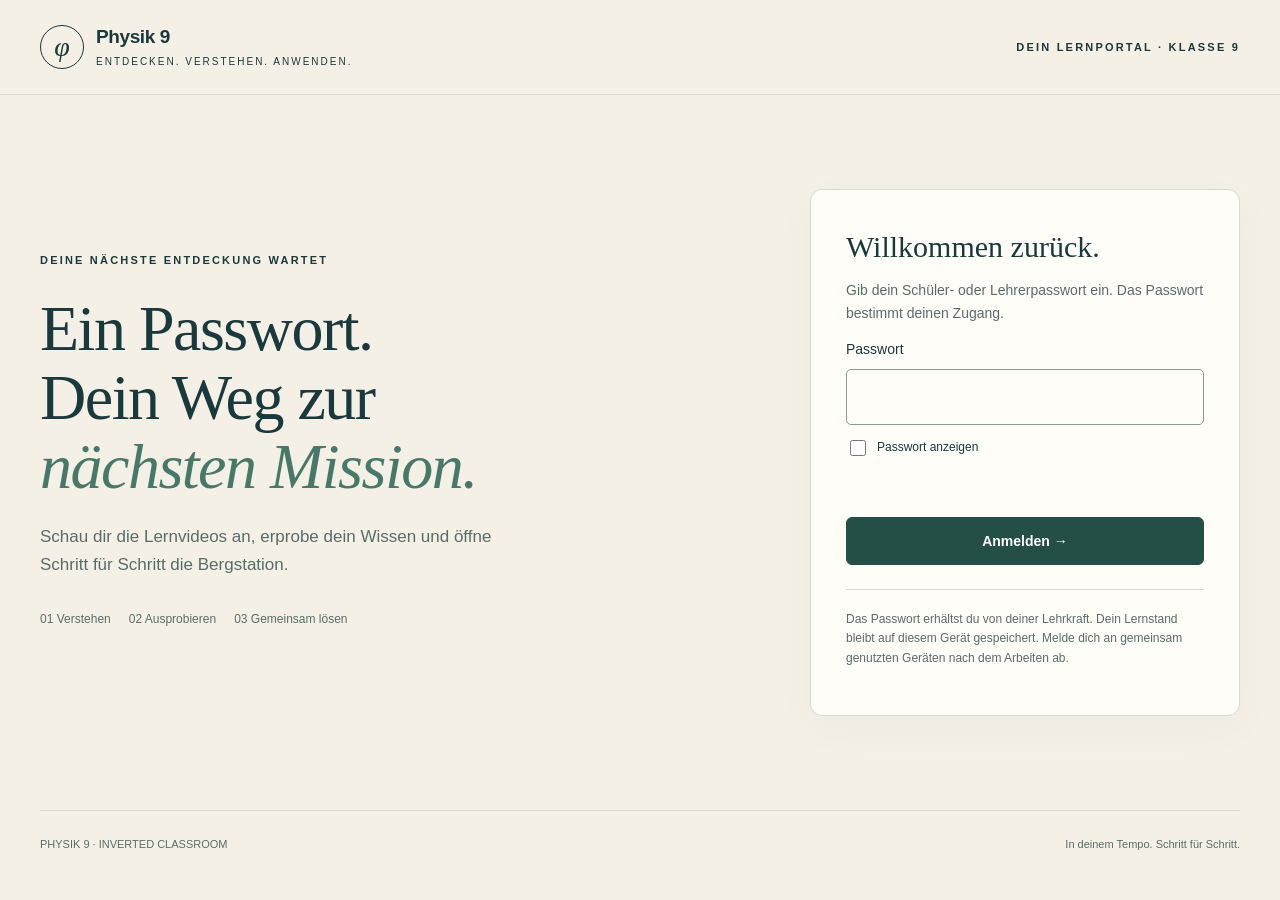
<file: anmelden.html>
<!doctype html>
<html lang="de" data-auth-state="pending">
<head>
 <meta charset="utf-8"><meta name="viewport" content="width=device-width, initial-scale=1"><meta name="theme-color" content="#102a31">
 <meta name="description" content="Melde dich mit deinem Schüler- oder Lehrerpasswort im Physik-9-Lernportal an.">
 <title>Anmelden · Physik 9</title>
 <style>html[data-auth-state="pending"] body{visibility:hidden}</style>
 <link rel="icon" href="assets/favicon.svg"><link rel="stylesheet" href="assets/css/site.css"><link rel="stylesheet" href="assets/css/auth.css?v=releases2">
 <script defer src="assets/js/auth-crypto.js?v=releases2"></script><script defer src="assets/js/auth.js?v=releases2"></script><script defer src="assets/js/login.js?v=releases2"></script>
</head>
<body data-page="login" data-root="">
 <a class="skip" href="#main">Zur Anmeldung</a>
 <header class="site-header"><div class="wrap header-inner"><a class="brand" href="index.html"><span class="brand-mark" aria-hidden="true">φ</span><span><strong>Physik 9</strong><small>ENTDECKEN. VERSTEHEN. ANWENDEN.</small></span></a><span class="eyebrow">DEIN LERNPORTAL · KLASSE 9</span></div></header>
 <main class="wrap login-layout" id="main">
  <section class="login-intro"><span class="eyebrow">DEINE NÄCHSTE ENTDECKUNG WARTET</span><h1>Ein Passwort.<br>Dein Weg zur<br><em>nächsten Mission.</em></h1><p>Schau dir die Lernvideos an, erprobe dein Wissen und öffne Schritt für Schritt die Bergstation.</p><div class="login-steps"><span>01 Verstehen</span><span>02 Ausprobieren</span><span>03 Gemeinsam lösen</span></div></section>
  <section class="login-card" aria-labelledby="login-title"><h2 id="login-title">Willkommen zurück.</h2><p>Gib dein Schüler- oder Lehrerpasswort ein. Das Passwort bestimmt deinen Zugang.</p>
   <form id="login-form"><label for="login-password">Passwort</label><input id="login-password" name="password" type="password" autocomplete="current-password" required maxlength="256" aria-describedby="login-message"><label class="password-toggle"><input type="checkbox" id="show-password">Passwort anzeigen</label><p id="login-message" role="alert"></p><button class="pbtn primary" type="submit" id="login-submit">Anmelden →</button></form>
   <p id="existing-session" hidden>Du bist bereits als <strong id="current-role"></strong> angemeldet. <a id="continue-session" href="index.html">Weiter zu deinen Missionen →</a></p>
   <p class="login-note">Das Passwort erhältst du von deiner Lehrkraft. Dein Lernstand bleibt auf diesem Gerät gespeichert. Melde dich an gemeinsam genutzten Geräten nach dem Arbeiten ab.</p>
  </section>
 </main>
 <footer class="wrap footer"><span>PHYSIK 9 · INVERTED CLASSROOM</span><span>In deinem Tempo. Schritt für Schritt.</span></footer>
 <noscript><style>html[data-auth-state="pending"] body{visibility:visible}body>*:not(noscript){display:none!important}</style><p>Bitte aktiviere JavaScript, um dich anzumelden und das Lernportal zu nutzen.</p></noscript>
</body></html>
</file>
<file: assets/css/site.css>
@import url('portal-bar.css');
:root{--paper:#f4f0e5;--ink:#183a3e;--muted:#576d6c;--line:#d4dbd1;--green:#244f47;--mint:#a5dbc9;--orange:#f2ad72;--dark:#102a31;--white:#fffdf7}
*{box-sizing:border-box}html{scroll-behavior:smooth}body{margin:0;background:var(--paper);color:var(--ink);font:16px/1.65 'Segoe UI',Arial,sans-serif}button,input,textarea,select{font:inherit}button,a,input,select,textarea{-webkit-tap-highlight-color:transparent}a{color:inherit}button{cursor:pointer}button:disabled{cursor:not-allowed}button:focus-visible,a:focus-visible,input:focus-visible,select:focus-visible,textarea:focus-visible,summary:focus-visible{outline:3px solid #b87132;outline-offset:4px}[hidden]{display:none!important}.wrap{width:min(1200px,calc(100% - 64px));margin:auto}.skip{position:fixed;top:-60px;left:20px;background:white;padding:12px;z-index:999}.skip:focus{top:10px}.site-header{border-bottom:1px solid var(--line)}.header-inner{min-height:94px;display:flex;align-items:center;justify-content:space-between;gap:24px}.brand{text-decoration:none;display:flex;align-items:center;gap:12px;line-height:1.2}.brand-mark{width:44px;height:44px;border-radius:50%;border:1px solid var(--ink);display:grid;place-items:center;font:italic 28px Georgia,serif}.brand strong{display:block;font-size:19px;letter-spacing:-.4px}.brand small{display:block;font-size:10px;letter-spacing:2px;margin-top:7px}.site-nav{display:flex;align-items:center;gap:28px;font-size:14px}.site-nav a{text-decoration:none}.site-nav a:hover{text-decoration:underline;text-underline-offset:5px}.site-nav button{background:none;border:0;color:var(--ink);padding:8px 0;font-size:14px}.site-nav .outline{border:1px solid #7b9184;border-radius:5px;padding:9px 15px}.eyebrow{font-size:11px;letter-spacing:2.2px;text-transform:uppercase;font-weight:650}.hero{padding:58px 0 50px;display:grid;grid-template-columns:1.1fr 1fr;gap:60px;align-items:center}.hero h1{font:400 clamp(42px,5vw,67px)/1.07 Georgia,'Times New Roman',serif;letter-spacing:-2px;margin:22px 0 24px}.hero h1 em{font-weight:400;color:#47796a}.hero p{max-width:540px;color:var(--muted);font-size:17px;line-height:1.75}.hero-tags{display:flex;gap:22px;flex-wrap:wrap;margin-top:28px;font-size:12px}.hero-tags span:before{content:'✓';color:#457b61;margin-right:8px}.hero-art{height:300px;position:relative;border-radius:50% 50% 9px 9px;background:#e8e9dd;overflow:hidden;display:grid;place-items:center}.hero-art svg{width:100%;height:100%}.art-caption{position:absolute;bottom:20px;left:24px;right:24px;display:flex;justify-content:space-between;font:10px/1.4 'Segoe UI',sans-serif;letter-spacing:1.5px}.pathway{display:flex;justify-content:space-between;align-items:center;border-block:1px solid var(--line);padding:20px 0;margin-bottom:46px;font-size:14px}.pathway>div{display:flex;gap:12px;align-items:center}.pathway b{display:grid;place-items:center;border:1px solid #acbdae;width:29px;height:29px;border-radius:50%;font-size:12px;font-weight:500}.pathway>span{color:#8aa394}.section-heading{display:flex;align-items:end;justify-content:space-between;gap:20px;margin:0 0 22px}.section-heading h2{font:400 32px/1.2 Georgia,serif;margin:8px 0}.section-heading p{font-size:13px;color:var(--muted);margin:0}.dashboard{display:grid;grid-template-columns:minmax(0,1fr) 285px;gap:28px;margin-bottom:64px}.mission-card{background:var(--white);border:1px solid var(--line);border-radius:10px;overflow:hidden}.mission-cover{background:var(--dark);height:195px;position:relative;overflow:hidden;color:#d3e7dd;display:flex;align-items:center;padding:32px}.mission-cover svg{position:absolute;right:0;top:-24px;width:58%;height:235px;opacity:.9}.cover-text{position:relative;z-index:1;max-width:50%}.cover-text .eyebrow{color:var(--mint)}.cover-text strong{display:block;font:32px/1.13 Georgia,serif;margin-top:14px}.cover-text p{font-size:12px;color:#b1c5c4;margin:12px 0 0}.mission-content{padding:28px}.mission-topline{display:flex;align-items:center;justify-content:space-between;gap:10px}.status-pill{display:inline-block;font-size:11px;border-radius:4px;background:#e6eddf;color:#37634d;padding:4px 9px;letter-spacing:.2px}.status-pill.done{background:#245445;color:white}.mission-content h3{font:30px/1.2 Georgia,serif;margin:18px 0 12px}.mission-content>p{color:var(--muted);font-size:14px;max-width:600px;margin:0 0 23px}.mission-phases{display:grid;grid-template-columns:1fr 1fr;border-block:1px solid var(--line);margin-bottom:22px}.phase{padding:17px 0;display:flex;gap:10px}.phase+.phase{border-left:1px solid var(--line);padding-left:22px}.phase-number{color:#6e8f7b;font:italic 25px Georgia,serif}.phase strong{display:block;font-size:13px}.phase small{display:block;font-size:11px;color:var(--muted)}.mission-actions{display:flex;align-items:center;justify-content:space-between;gap:15px;flex-wrap:wrap}.mission-actions .small-link{font-size:12px;color:var(--muted)}.progress-track{height:4px;background:#e2e7db;overflow:hidden;border-radius:3px;margin-top:25px}.progress-track>div{height:100%;background:#54866a;transition:width .3s}.progress-labels{display:flex;justify-content:space-between;font-size:10px;color:var(--muted);margin-top:8px}.future-grid{display:grid;grid-template-columns:1fr 1fr;gap:18px;margin-top:18px}.future-card{padding:24px;border:1px dashed #b6c6b7;border-radius:9px;background:#eeefe4}.future-card .future-icon{font:italic 32px Georgia,serif;color:#7b9586;display:block;margin:20px 0 12px}.future-card h3{font:21px/1.3 Georgia,serif;margin:0 0 9px}.future-card p{font-size:12px;color:var(--muted);margin:8px 0 15px}.future-card small{display:block;font-size:10px;color:#486e58;margin-top:11px}.learning-pass{background:var(--dark);color:var(--paper);padding:27px;border-radius:9px;align-self:start}.learning-pass .eyebrow{color:#a5c7b9}.pass-count{display:flex;gap:10px;align-items:baseline;margin:25px 0 0}.pass-count strong{font:68px/1 Georgia,serif;color:var(--mint)}.pass-count span{font-size:12px;color:#c3cfc6}.pass-line{height:1px;background:#3b5150;margin:25px 0}.learning-pass label{font-size:12px;color:#d0dacd}.learning-pass input{display:block;width:100%;background:#1d3940;border:1px solid #4d6667;border-radius:5px;color:var(--paper);padding:9px 12px;margin:8px 0 16px;font-size:13px}.learning-pass p{font-size:12px;color:#b8c9c0;line-height:1.7}.learning-pass .pbtn{width:100%;margin-top:10px;border-color:#5d7770}.learning-pass .pbtn.primary{background:var(--mint);border-color:var(--mint);color:var(--dark)}.save-indicator{font-size:10px!important;color:#a5dbc9!important;margin:20px 0 0}.save-indicator:before{content:'●';font-size:8px;margin-right:7px}.pass-bottom{padding:22px 5px;color:var(--muted);font-size:12px}.pass-bottom strong{color:var(--ink);display:block;margin-bottom:6px}.pass-bottom a{font-size:12px}.footer{display:flex;justify-content:space-between;gap:20px;border-top:1px solid var(--line);padding:24px 0;font-size:11px;color:var(--muted)}.footer a{margin-left:18px}.breadcrumb{display:flex;gap:9px;color:var(--muted);font-size:12px;padding:25px 0}.breadcrumb a{text-decoration:none}.learn-layout{display:grid;grid-template-columns:230px minmax(0,1fr);gap:40px;padding:15px 0 70px}.chapter-sidebar{align-self:start;position:sticky;top:24px}.chapter-sidebar h2{font:25px/1.2 Georgia,serif;margin:10px 0}.chapter-sidebar p{font-size:12px;color:var(--muted);margin:12px 0 20px}.chapter-link{display:flex;gap:12px;align-items:center;padding:16px 12px;border:0;border-bottom:1px solid var(--line);width:100%;color:var(--ink);text-align:left;background:none;font-size:13px}.chapter-link>span{font:15px Georgia,serif;min-width:22px}.chapter-link small{display:block;font-size:10px;color:var(--muted);margin-top:3px}.chapter-link.active{background:#e2e8db;border-radius:6px;border-color:transparent}.chapter-link.complete>span{color:#3d8062}.chapter-link:disabled{opacity:.55}.chapter-link b{margin-left:auto}.sidebar-note{font-size:11px!important;border:1px solid var(--line);padding:16px;border-radius:6px;margin-top:24px!important}.lesson-heading h1{font:44px/1.14 Georgia,serif;letter-spacing:-1px;margin:14px 0}.lesson-heading>p{color:var(--muted);max-width:660px;margin-bottom:20px}.lesson-meta{display:flex;justify-content:space-between;align-items:center;margin-bottom:23px;font-size:12px;color:var(--muted)}.video-panel{background:var(--dark);padding:8px;border-radius:9px;color:white}.video-panel video{display:block;width:100%;aspect-ratio:16/9;background:var(--dark);border-radius:5px}.video-tools{display:flex;align-items:center;justify-content:space-between;padding:13px 15px;font-size:12px;color:#cae1d7}.video-tools select{padding:4px 8px;margin-left:7px;background:#1d3f46;color:white;border:1px solid #75968b;border-radius:5px}.scene-jumps{display:flex;gap:7px;flex-wrap:wrap;padding:0 14px 15px}.chip-button{background:none;border:1px solid #507068;color:#cee1d6;border-radius:20px;font-size:10px;padding:5px 10px}.reading-wrap{margin:22px 0;border-block:1px solid var(--line);padding:17px 0;font-size:14px}.reading-wrap>summary{cursor:pointer;font-weight:600;list-style-position:inside}.reading-wrap h3{font-size:16px;margin:23px 0 6px}.reading-wrap p{color:var(--muted);margin:6px 0 17px}.reading-wrap details{margin:25px 0}.rule-box{padding:20px 24px;background:#e3ebdd;border-left:3px solid #5d9678;margin:25px 0}.rule-box p{margin:9px 0 0;font-size:15px}.exercise-section{margin-top:38px}.exercise-section h2{font:29px Georgia,serif}.section-intro{color:var(--muted);font-size:14px}.exercise{margin:19px 0;background:var(--white);border:1px solid var(--line);border-radius:7px;padding:25px}.exercise.solved{border-color:#8eb69a}.exercise-head{display:flex;align-items:center;justify-content:space-between;gap:12px}.exercise-status{font-size:11px;color:var(--muted)}.exercise h3{font-size:16px;line-height:1.6;font-weight:500;margin:16px 0}.choices{padding:0;border:0;margin:0;display:grid;gap:8px}.choices label{display:flex;align-items:start;gap:10px;padding:10px 13px;background:#f0f2e9;border:1px solid transparent;border-radius:4px;font-size:14px;cursor:pointer}.choices label:has(input:checked){border-color:#568069;background:#e4edde}.choices input{accent-color:#3c7958;margin-top:6px;flex-shrink:0}.answer-unit{display:flex;align-items:center;max-width:400px;gap:15px}.answer-unit input{width:100%;min-width:0;background:#f7f8f0;border:1px solid #abbcae;border-radius:5px;padding:10px 13px;color:var(--ink)}.answer-unit span{font-size:13px;white-space:nowrap}.exercise-actions{display:flex;align-items:center;gap:24px;margin-top:20px}.hint-button{background:transparent;border:0;border-bottom:1px solid #778b7b;color:var(--muted);font-size:12px;padding:0}.task-feedback{font-size:13px;margin:16px 0 0;min-height:0}.task-feedback:empty{display:none}.correct{color:#2e7452}.incorrect{color:#9b3d27}.task-hint{font-size:13px;color:#6f562f;background:#fbedd4;padding:12px 15px;border-radius:4px;margin:18px 0 0}.note-box{margin:30px 0}.note-box label{display:block;font-size:14px;font-weight:600;margin-bottom:8px}.note-box small{display:block;font-size:12px;color:var(--muted);margin-bottom:12px}.note-box textarea{width:100%;min-height:100px;padding:15px;border:1px solid #b0c0ae;background:#fffdf6;border-radius:6px;color:var(--ink);resize:vertical}.chapter-bottom{display:flex;justify-content:space-between;align-items:center;gap:25px;border-top:1px solid var(--line);padding-top:24px}.chapter-bottom p{font-size:12px;color:var(--muted);max-width:380px}.ready-panel{background:#ddebdc;padding:25px;border-radius:8px;margin-top:30px}.ready-panel h2{font:29px Georgia,serif;margin-top:0}.ready-panel p{font-size:14px;color:var(--muted)}.article{max-width:860px;padding-bottom:60px}.article h1{font:48px/1.1 Georgia,serif}.article h2{font:29px/1.3 Georgia,serif;margin-top:36px}.article h3{font-size:18px}.article p,.article li{color:var(--muted);font-size:15px}.article code{background:#e2e7dc;padding:2px 5px;border-radius:4px}.article table{border-collapse:collapse;width:100%;font-size:14px}.article th,.article td{padding:13px 16px;border:1px solid var(--line);text-align:left}.callout{padding:22px;background:#e4e9dc;border-left:3px solid #65987a;margin:25px 0}.callout p{margin:8px 0}.teacher-actions{display:flex;gap:12px;flex-wrap:wrap}.worksheet-only{display:none}.noscript{padding:20px;background:#ffebce}
@media(max-width:1000px){.wrap{width:calc(100% - 40px)}.hero{gap:25px}.hero-art{height:260px}.dashboard{grid-template-columns:minmax(0,1fr) 260px;gap:20px}.site-nav{gap:18px}.learn-layout{grid-template-columns:190px minmax(0,1fr);gap:25px}.mission-content{padding:22px}.mission-cover{padding:25px}.cover-text strong{font-size:29px}}
@media(max-width:760px){.header-inner{min-height:80px;flex-wrap:wrap;padding:18px 0;gap:18px}.site-nav{width:100%;justify-content:space-between;font-size:12px;gap:12px}.site-nav button{font-size:12px}.brand-mark{width:36px;height:36px;font-size:24px}.brand strong{font-size:17px}.brand small{font-size:9px}.hero{padding:35px 0;grid-template-columns:1fr;gap:25px}.hero h1{font-size:48px;margin:16px 0}.hero p{font-size:15px}.hero-art{height:230px}.hero-tags{margin-top:18px;gap:16px}.pathway{gap:9px;flex-wrap:wrap;margin-bottom:30px;font-size:11px;padding:16px 0}.pathway>div{gap:7px}.pathway b{width:23px;height:23px;font-size:10px}.pathway>span{display:none}.section-heading h2{font-size:28px}.section-heading>p{max-width:150px;text-align:right;font-size:11px}.dashboard{grid-template-columns:1fr;margin-bottom:40px}.learning-pass{padding:25px}.pass-count{margin:18px 0}.pass-count strong{font-size:48px}.future-grid{gap:13px}.future-card{padding:19px}.future-card h3{font-size:19px}.mission-cover{height:185px}.cover-text strong{font-size:27px}.mission-cover svg{width:60%;right:-20px}.mission-phases{grid-template-columns:1fr}.phase+.phase{border-left:0;border-top:1px solid var(--line);padding-left:0}.mission-actions .pbtn{width:100%}.footer{flex-wrap:wrap;gap:10px}.footer a{margin-left:0;margin-right:15px}.learn-layout{grid-template-columns:1fr;gap:24px;padding-top:0}.chapter-sidebar{position:static}.chapter-sidebar h2,.chapter-sidebar>.eyebrow,.sidebar-note{display:none}.chapter-sidebar>p{margin:0 0 15px}.chapter-link{min-width:145px;width:auto;flex:1;font-size:11px;padding:12px 10px}.chapter-link small{font-size:9px}.chapter-link>span{font-size:13px;min-width:17px}.chapter-link b{display:none}#chapter-nav{display:flex;overflow-x:auto;gap:5px;padding-bottom:10px}.lesson-heading h1{font-size:36px}.lesson-heading>p{font-size:14px}.exercise{padding:19px}.exercise-head .eyebrow{font-size:10px}.exercise h3{font-size:15px}.chapter-bottom{flex-direction:column;align-items:stretch;gap:8px}.chapter-bottom p{max-width:none}.video-tools{font-size:10px;padding:12px 8px}.scene-jumps{padding:0 7px 10px}.chip-button{font-size:9px}.article h1{font-size:38px}.article table{font-size:12px}.article th,.article td{padding:9px}.breadcrumb{font-size:11px;flex-wrap:wrap}.hero h1{letter-spacing:-1.2px}}
.learn-layout>*{min-width:0}.chapter-sidebar{min-width:0}#chapter-nav{max-width:100%}.dashboard>*{min-width:0}.mission-topline{flex-wrap:wrap}
@media(max-width:480px){.future-grid{grid-template-columns:1fr}.hero h1{font-size:43px}.hero-tags{font-size:11px}.lesson-heading h1{font-size:33px}.site-nav{gap:8px}.site-nav .outline{padding:8px 10px}.section-heading>p{max-width:130px}.video-tools{flex-wrap:wrap;gap:8px}}
@media(prefers-reduced-motion:reduce){html{scroll-behavior:auto}*{transition:none!important}}
@media print{.site-header,.chapter-sidebar,.breadcrumb,.video-panel,.exercise-actions,.chapter-bottom,.site-nav,.footer,.ready-panel,.hero-art,.learning-pass,.future-grid{display:none!important}body{background:white;color:black;font-size:11pt}.wrap{width:100%}.learn-layout{display:block;padding:0}.lesson-heading h1{font-size:25pt}.exercise{break-inside:avoid;padding:12pt;margin:12pt 0}.reading-wrap{display:block}.reading-wrap>summary{display:none}.reading-wrap:not([open])>*{display:block}.reading-wrap details{display:none}.task-hint,.task-feedback{display:none}.choices label{background:none}.note-box textarea{min-height:80pt}a{text-decoration:none}.worksheet-only{display:block}}
</file>
<file: assets/css/auth.css>
html[data-auth-state="pending"] body{visibility:hidden}
[data-teacher-only][hidden]{display:none!important}
.auth-account{display:flex;align-items:center;gap:10px;white-space:nowrap}
.auth-role{font-size:11px;border:1px solid #a4b4a3;padding:4px 8px;border-radius:30px}
.auth-account button{font:inherit;color:inherit;cursor:pointer;background:transparent;border:0;padding:8px;font-size:12px;text-decoration:underline;text-underline-offset:4px}
.site-nav{flex-wrap:wrap;gap:17px}
.portal-bar{flex-wrap:wrap}
.portal-bar .auth-account{margin-left:auto}
.login-layout{min-height:calc(100vh - 185px);display:grid;grid-template-columns:1fr 430px;gap:80px;align-items:center;padding-block:64px}
.login-intro h1{font:400 clamp(42px,5vw,65px)/1.08 Georgia,serif;letter-spacing:-1.5px;margin:22px 0}
.login-intro h1 em{color:#47796a;font-weight:400}
.login-intro>p{max-width:480px;color:var(--muted);font-size:17px}
.login-steps{display:flex;gap:18px;flex-wrap:wrap;margin:30px 0;font-size:12px;color:var(--muted)}
.login-card{background:var(--white);padding:35px;border:1px solid var(--line);border-radius:12px;box-shadow:0 12px 45px #183a3e08}
.login-card h2{font:30px Georgia,serif;margin:5px 0 15px}
.login-card>p{color:var(--muted);font-size:14px;line-height:1.6}
.login-card label{display:block;font-size:14px;margin-bottom:8px}
.login-card input[type=password],.login-card input[type=text]{width:100%;padding:13px;border:1px solid #879e91;border-radius:5px;background:#fffdf8;color:var(--ink);font-size:17px}
.login-card .password-toggle{display:flex;align-items:center;gap:8px;font-size:12px;margin:12px 0 22px}
.password-toggle input{accent-color:#244f47;width:16px;height:16px}
.login-card .pbtn{width:100%;justify-content:center;min-height:48px}
#login-message{color:#943b2c;font-size:14px;min-height:1.5em;margin-bottom:15px}
.login-note{font-size:12px!important;border-top:1px solid var(--line);padding-top:20px;margin-top:24px!important}
#existing-session{font-size:13px;margin-top:20px}
.auth-error{max-width:720px;margin:60px auto;padding:24px;font:16px/1.7 'Segoe UI',sans-serif;color:#183a3e}
@media(max-width:1000px){.login-layout{gap:35px;grid-template-columns:1fr 390px}.header-inner{flex-wrap:wrap;padding-block:18px}}
@media(max-width:760px){.login-layout{display:block;padding-block:35px}.login-intro h1{font-size:43px}.login-intro>p{font-size:15px}.login-card{padding:25px;margin-top:30px}.site-nav{justify-content:flex-start}.auth-account{margin-left:auto}.login-steps{margin:20px 0}.portal-bar .auth-account{margin-left:0}.login-layout{min-height:0}}
@media print{.auth-account{display:none!important}}
</file>
<file: assets/css/energy-game.css>
:root{--bg:#0b1015;--panel:#141e27;--line:#35454f;--ink:#f2f4ed;--muted:#b4c2cb;--gold:#f6c576;--cyan:#94e0e0;--green:#a6e7b9;--red:#ffb8b5;--mono:Consolas,monospace;--scene-control:url("../media/legacy/44f9f9b7d7171fa1.webp");--scene-corridor:url("../media/legacy/80401c8357f4151e.webp");--scene-reactor:url("../media/legacy/8f9935f95a45c22a.webp");--scene-alarm:url("../media/legacy/a3d707d6e37e45e7.webp");}*{box-sizing:border-box}html{scroll-behavior:smooth;scroll-padding-top:110px}body{margin:0;background:radial-gradient(ellipse at 85% 0,#14323988,transparent 55%),var(--bg);color:var(--ink);font:16px/1.6 system-ui,-apple-system,'Segoe UI',sans-serif}body:before{content:'';position:fixed;inset:0;background-image:linear-gradient(#ffffff03 1px,transparent 1px),linear-gradient(90deg,#ffffff03 1px,transparent 1px);background-size:48px 48px;pointer-events:none;z-index:-1}button,input,select,textarea{font:inherit}button{cursor:pointer}button:disabled{opacity:.4;cursor:not-allowed}button:focus-visible,a:focus-visible,input:focus-visible,select:focus-visible,textarea:focus-visible,summary:focus-visible{outline:3px solid var(--cyan);outline-offset:3px}a{color:var(--cyan)}[hidden]{display:none!important}h1,h2,h3{line-height:1.14;letter-spacing:-.025em;margin:0 0 16px}h1{font-size:clamp(3rem,5vw,4.7rem)}h2{font-size:clamp(1.7rem,3vw,2.3rem)}h3{font-size:1.15rem}p{margin:0 0 16px}.wrap{width:min(1360px,calc(100% - 48px));margin:auto}.topbar{position:sticky;top:0;z-index:10;background:#0b1015f2;border-bottom:1px solid var(--line);backdrop-filter:blur(15px)}.top-inner{display:flex;align-items:center;justify-content:space-between;min-height:86px;gap:24px;padding:12px 0}.brand{display:flex;align-items:center;gap:13px}.brand>b{font:2rem Georgia;color:var(--gold);border:1px solid #f6c57677;border-radius:13px;width:45px;height:48px;display:grid;place-items:center}.brand strong{display:block;letter-spacing:.13em;font-size:.92rem}.brand small{color:var(--muted)}.toolbar,.row{display:flex;gap:9px;align-items:center;flex-wrap:wrap}.toolbar{justify-content:flex-end}.btn{display:inline-flex;align-items:center;justify-content:center;gap:9px;min-height:44px;background:#ffffff04;color:var(--ink);border:1px solid var(--line);border-radius:10px;padding:10px 16px;font-weight:600;text-decoration:none;line-height:1.3}.btn:hover:not(:disabled){border-color:var(--cyan);background:#94e0e00b}.primary{background:var(--gold);border-color:var(--gold);color:#231c10}.primary:hover:not(:disabled){background:#ffdda1;color:#231c10}.tool{font-size:.85rem;font-weight:400;padding:9px 12px}.cyan{background:var(--cyan);color:#10262d}.panel{border:1px solid var(--line);border-radius:20px;background:linear-gradient(135deg,#19252ff5,#111b23fa);box-shadow:0 22px 64px #0003}.eyebrow{font:700 .78rem/1.5 var(--mono);letter-spacing:.15em;text-transform:uppercase;color:var(--gold)}.chip{display:inline-block;padding:6px 11px;border-radius:6px;border:1px solid #94e0e055;background:#06101899;color:var(--cyan);font:.82rem var(--mono)}.muted{color:var(--muted)}.small{font-size:.87rem}.home{padding:30px 0}.hero{display:grid;grid-template-columns:1.12fr 1fr;overflow:hidden}.hero-copy{padding:42px}.hero h1{margin:22px 0}.hero h1 span{display:block;font:700 .92rem var(--mono);letter-spacing:.23em;color:var(--gold);margin-bottom:16px;text-transform:uppercase}.lead{color:#ced8dd;font-size:1.05rem;max-width:51ch}.hero-meta{display:flex;gap:25px;flex-wrap:wrap;margin:25px 0;color:var(--muted);font-size:.88rem}.hero-meta strong{display:block;color:var(--ink);font-size:1.05rem}.hero-art{position:relative;min-height:610px;background:linear-gradient(0deg,#081019f5,#0a182433 80%),var(--scene-corridor);background-size:cover;background-position:center;isolation:isolate;display:flex;align-items:center;justify-content:center}.hero-art:before{content:'';position:absolute;inset:0;background:linear-gradient(90deg,#0c171a55,transparent);z-index:-1}.art-tag{position:absolute;left:25px;top:25px}.hero-svg{width:92%;filter:drop-shadow(0 0 20px #94e0e022);opacity:.96}.lock-display{position:absolute;bottom:28px;left:25px;right:25px;text-align:center;padding:20px;border:1px solid #f6c57688;border-top:3px solid var(--gold);border-radius:12px;background:#0c171eef;backdrop-filter:blur(8px)}.lock-display b{display:block;font:1.9rem var(--mono);color:var(--gold);letter-spacing:.18em;margin:7px 0}.setup{display:grid;gap:7px;margin:24px 0 16px}.setup label{font-size:.9rem;color:var(--muted)}input,select,textarea{color:var(--ink);border:1px solid #4a616d;border-radius:8px;background:#08131c;padding:10px 12px;min-height:46px;width:100%}input::placeholder,textarea::placeholder{color:#8fa2ae}input[type=checkbox]{width:19px;min-height:19px;accent-color:var(--cyan);flex-shrink:0}textarea{resize:vertical;min-height:105px;line-height:1.6}.overview{display:grid;grid-template-columns:repeat(3,1fr);gap:24px;margin:25px 0}.overview>article{border-top:1px solid var(--line);padding:20px 3px}.overview p{color:var(--muted);font-size:.93rem}.overview h3{margin:8px 0}.banner{padding:15px 18px;border:1px solid #f6c57666;border-radius:12px;margin:18px 0;background:#f6c5760a}.saved{display:flex;justify-content:space-between;align-items:center;gap:20px}.saved p{margin:0}.game{padding:26px 0}.mission{display:flex;justify-content:space-between;gap:20px;margin-bottom:18px}.mission h2{font-size:1.4rem;margin:6px 0}.metric{text-align:right;color:var(--muted);font-size:.88rem}.metric strong{font:1.5rem var(--mono);display:block;color:var(--gold)}.progress{height:4px;background:var(--line);border-radius:5px;margin:18px 0 24px}.progress>div{background:linear-gradient(90deg,var(--gold),var(--cyan));height:100%;transition:width .4s}.rooms{display:grid;grid-template-columns:repeat(6,minmax(0,1fr));gap:10px;margin-bottom:24px}.room{min-width:0;border:1px solid var(--line);border-radius:12px;background:#111d25;color:var(--muted);padding:13px;text-align:left;min-height:103px}.room small{font:.8rem var(--mono)}.room strong{display:block;font-size:.94rem;line-height:1.3;margin:8px 0}.room[aria-current=true]{border-color:var(--gold);color:var(--ink);box-shadow:inset 0 3px var(--gold);background:#f6c5760a}.room.done{color:var(--green)}.game-grid{display:grid;grid-template-columns:minmax(0,1fr) 300px;gap:24px;align-items:start}.stage{overflow:hidden;min-width:0}.scene-head{padding:25px 28px;min-height:155px;background-size:cover;background-position:center;position:relative;isolation:isolate;display:flex;flex-direction:column;justify-content:space-between}.scene-head:before{content:'';position:absolute;inset:0;background:linear-gradient(90deg,#06131bef,#09172055);z-index:-1}.scene-head strong{font-size:1.3rem}.scene-head .symbol{position:absolute;right:25px;top:28px;width:76px;height:76px;border:1px dashed #94e0e077;border-radius:50%;display:grid;place-items:center;font:2rem Georgia;color:var(--cyan);background:#06131b99}.stage-body{padding:28px}.stage-body h2{font-size:1.75rem}.task-prompt{border-left:3px solid var(--gold);padding:16px 18px;background:#f6c57608;border-radius:0 9px 9px 0;line-height:1.7}.task-tabs{display:grid;grid-template-columns:repeat(auto-fit,minmax(115px,1fr));gap:8px;margin:19px 0}.task-tabs button{flex:1}.step{margin:25px 0;padding-top:19px;border-top:1px solid var(--line);scroll-margin-top:110px}.step h3{display:flex;align-items:center;gap:11px;margin-bottom:16px}.num{display:inline-grid;place-items:center;flex:0 0 auto;width:29px;height:29px;border-radius:7px;background:#94e0e015;border:1px solid #94e0e055;color:var(--cyan);font:600 .9rem var(--mono)}.solution-label{font-size:1.2rem;margin:27px 0 0;padding:12px 0;color:var(--gold);display:flex;gap:10px;align-items:center}.field{margin:15px 0;min-width:0}.field label{display:block;font-size:.96rem;margin-bottom:8px;font-weight:550}.input-unit{display:flex;align-items:center;gap:10px}.input-unit input{min-width:0}.unit{color:var(--cyan);font-family:var(--mono);white-space:nowrap;min-width:35px}.field input[data-numeric]{font-family:var(--mono)}.grid2{display:grid;grid-template-columns:1fr 1fr;gap:8px 20px}.given-item{padding:13px 16px;background:#06111988;border:1px solid var(--line);border-radius:9px;margin:12px 0;display:grid;grid-template-columns:140px 1fr;gap:12px;align-items:center}.given-item .field{margin:0}.given-item .field label{font-size:.8rem;color:var(--muted)}.given-item strong{color:var(--gold);font-family:var(--mono)}.error{color:var(--red);font-size:.84rem;margin-top:7px}.field:has(.error:not(:empty)) input,.field:has(.error:not(:empty)) select{border-color:var(--red)}.math{font-family:Cambria,'Cambria Math',Georgia,serif}.formula-input{font-family:var(--mono);font-size:1.02rem}.syntax{padding:11px 13px;border-radius:8px;background:#94e0e009;color:var(--muted);font-size:.84rem}.substitution{white-space:pre-wrap;overflow-wrap:anywhere;background:#06131c;border:1px solid #94e0e033;padding:16px;border-radius:10px;color:var(--cyan);font:1rem/1.8 var(--mono);margin-top:16px}.checkline{display:flex;gap:11px;align-items:flex-start;margin-top:12px;font-size:.87rem}.checkline input{margin-top:4px}.actions{display:flex;gap:12px;justify-content:space-between;align-items:center;flex-wrap:wrap;margin-top:25px}.feedback{padding:16px 18px;border-radius:12px;border:1px solid var(--line);margin:20px 0;scroll-margin-top:110px}.feedback.good{border-color:#a6e7b977;background:#a6e7b90b;color:var(--green)}.feedback.bad{border-color:#ffb8b566;background:#ffb8b50a;color:var(--red)}.hint{border:1px solid #f6c57666;background:#f6c57608;border-radius:11px;padding:15px 17px;margin:18px 0}.side{position:sticky;top:109px;padding:23px;max-height:calc(100vh - 130px);overflow:auto}.side h3{margin:10px 0}.locks{display:grid;grid-template-columns:repeat(6,1fr);gap:5px;margin:20px 0}.locks span{border:1px dashed var(--line);height:37px;border-radius:6px;display:grid;place-items:center;font:1.1rem var(--mono)}.locks span.open{border:1px solid #a6e7b966;color:var(--green);background:#a6e7b90b}.side ol{padding-left:22px;color:var(--muted);font-size:.88rem}.side li{margin:8px 0}.side a{text-decoration:none}.side textarea{font-size:.9rem}.physics-svg{width:100%;display:block;margin:5px 0 18px}.model{border-top:1px solid var(--line);padding-top:18px;margin:22px 0}.model label{display:block;font-size:.83rem;color:var(--muted)}.model input{padding:0;min-height:28px;accent-color:var(--cyan)}.model output{display:block;color:var(--gold);font:.9rem var(--mono);margin:7px 0}.end{padding:35px 0}.victory{padding:40px;background:linear-gradient(90deg,#0b171cf5,#0b171c88),var(--scene-control);background-size:cover}.victory h1{color:var(--green);margin:20px 0}.end-cards{display:grid;grid-template-columns:repeat(3,1fr);gap:20px;margin:24px 0}.end-cards>div{padding:23px}.footer{border-top:1px solid var(--line);padding:22px 0 30px;display:flex;justify-content:space-between;gap:20px;color:var(--muted);font-size:.8rem}.footer button{color:var(--muted);border:0;background:none;text-decoration:underline}.skip{position:absolute;top:-100px}.skip:focus{top:6px;left:10px;z-index:100;background:var(--panel);padding:10px}dialog{color:var(--ink);border:1px solid var(--line);border-radius:20px;background:#121e27;width:min(800px,calc(100% - 28px));max-height:calc(100dvh - 30px);padding:28px;box-shadow:0 30px 100px #0009}dialog::backdrop{background:#01070bdd;backdrop-filter:blur(5px)}.dialog-top{display:flex;align-items:flex-start;justify-content:space-between;gap:20px;margin-bottom:20px}.dialog-top h2{margin:4px 0}.dialog-content{overflow-wrap:anywhere}.dialog-content li{margin:8px 0}.dialog-content details{padding:15px 0;border-bottom:1px solid var(--line)}summary{color:var(--cyan);cursor:pointer;font-weight:600}details p{margin-top:12px}.equation{padding:13px 17px;border-left:3px solid var(--cyan);background:#94e0e009;font:1.3rem Cambria,Georgia,serif;margin:14px 0}.scene-dialog{padding:0;width:min(950px,calc(100% - 28px));overflow:auto}.cinematic{position:relative;min-height:590px;padding:30px;isolation:isolate;overflow:hidden;display:flex;flex-direction:column;justify-content:space-between}.cine-bg{position:absolute;inset:-20px;background-size:cover;background-position:center;z-index:-2;animation:camera 18s ease-in-out alternate infinite}.cinematic:before{content:'';position:absolute;inset:0;z-index:-1;background:linear-gradient(180deg,#07131ba8,#0b152033 40%,#071019f5)}.cine-header{display:flex;justify-content:space-between;align-items:start;gap:20px}.cine-header h2{margin:9px 0;font-size:2.3rem}.cine-person{position:absolute;right:45px;bottom:185px;height:240px;width:190px;object-fit:contain;object-position:bottom;filter:drop-shadow(0 10px 30px #000);z-index:-1}.dialogue{padding:23px;border:1px solid #f6c57677;border-radius:15px;background:#091621f5;margin-top:140px}.speaker{color:var(--gold);font:.85rem var(--mono);letter-spacing:.12em;margin-bottom:11px}.dialogue p{font-size:1.05rem;line-height:1.75;min-height:85px}.dialogue audio{height:34px;width:100%;margin:5px 0 12px;filter:sepia(.3)}.cine-actions{display:flex;justify-content:space-between;align-items:center;gap:15px;margin-top:12px}.cine-actions small{color:var(--muted)}.print-sheet{display:none}.toast{position:fixed;bottom:20px;left:50%;transform:translateX(-50%);padding:12px 20px;border:1px solid var(--cyan);border-radius:10px;background:#17313b;color:var(--ink);z-index:100;max-width:calc(100% - 30px)}@keyframes camera{to{transform:scale(1.075) translateX(-8px)}}
@media(max-width:1100px){.hero-copy{padding:30px}.game-grid{grid-template-columns:minmax(0,1fr) 255px}.rooms{grid-template-columns:repeat(3,minmax(0,1fr))}.side{padding:18px}.toolbar{max-width:62%}.given-item{grid-template-columns:110px 1fr}}
@media(max-width:780px){.wrap{width:calc(100% - 28px)}.topbar{position:relative}.top-inner{align-items:stretch;flex-direction:column;gap:13px}.toolbar{justify-content:flex-start;max-width:100%}.hero,.game-grid{grid-template-columns:1fr}.hero-art{min-height:370px}.hero-svg{max-width:430px}.hero-copy{padding:28px}.overview,.end-cards{grid-template-columns:1fr;gap:0}.hero-meta{gap:20px}.hero h1{font-size:3.2rem}.lock-display{padding:15px}.side{position:static;max-height:none}.stage-body{padding:21px}.scene-head{padding:21px}.step,.feedback{scroll-margin-top:15px}.footer{flex-direction:column;gap:12px}.cinematic{padding:21px;min-height:590px}.cine-header h2{font-size:1.8rem}.cine-person{right:25px;bottom:270px;width:150px;height:195px}.dialogue{padding:18px;margin-top:135px}.dialogue p{font-size:1rem}.cine-actions{flex-wrap:wrap}.dialogue .row{margin-left:auto}.victory{padding:28px}.saved{flex-direction:column;align-items:stretch}.actions .primary{width:100%;order:-1}.grid2{gap:0 14px}}
@media(max-width:460px){.grid2{grid-template-columns:1fr}.given-item{grid-template-columns:1fr;gap:7px}.rooms{grid-template-columns:repeat(2,minmax(0,1fr))}.room{min-height:90px}.toolbar .btn{font-size:.8rem}.hero-copy{padding:23px}.stage-body{padding:17px}.hero-meta{gap:14px}.hero h1{font-size:2.9rem}.cine-header{flex-direction:column}.cine-person{bottom:300px}.scene-head .symbol{width:61px;height:61px;font-size:1.7rem}.scene-head strong{max-width:72%}.cinematic{min-height:660px}.dialogue p{min-height:0}.cine-actions .row{flex-wrap:nowrap}.step h3{font-size:1.05rem}.mission{flex-direction:column;gap:5px}.metric{text-align:left}.metric strong{display:inline;margin-right:12px}}
.cinematic{min-height:0}.cine-person{position:relative;align-self:flex-end;right:auto;bottom:auto;width:170px;height:185px;margin:8px 22px -1px;z-index:0}.dialogue{margin-top:0}.dialogue p{min-height:60px}.substitution{display:block}.dialogue audio{display:block}
@media(max-width:460px){.cine-person{height:155px;width:140px;margin-top:4px;margin-right:10px}.dialogue p{min-height:0}.cine-actions{align-items:flex-start}.cine-actions small{width:100%}}
.approach-part{padding:18px;border:1px solid var(--line);border-radius:12px;background:#07131b70;margin:16px 0}.approach-part .eyebrow{display:block;margin-bottom:10px}.approach-part p{margin-bottom:10px}.approach-part input{font-family:var(--mono)}.approach-part summary{font-size:.85rem;font-weight:400}.energy-audit{margin-top:25px}.energy-audit fieldset{min-width:0;border:1px solid var(--line);border-radius:12px;padding:15px}.energy-audit legend{color:var(--gold);padding:0 8px}.state-sketch{margin:22px 0;padding:16px;border:1px solid #94e0e044;border-radius:12px;background:#06131b}.state-sketch svg{display:block;width:100%;height:auto}.state-sketch figcaption{font-size:.82rem;color:var(--muted);margin-top:12px}@media(prefers-reduced-motion:reduce){html{scroll-behavior:auto}*{animation:none!important;transition:none!important}}body.reduced *{animation:none!important;transition:none!important}@media print{body{background:white;color:black;font-size:11pt}.topbar,main,.footer,dialog,.toast{display:none!important}.print-sheet{display:block}.print-sheet h1{font-size:23pt}.print-sheet h2{font-size:16pt;margin-top:24pt}.print-sheet pre{font:11pt/1.5 Calibri,Arial;white-space:pre-wrap;overflow-wrap:anywhere}.print-sheet article{break-inside:avoid;border-top:1px solid #999;padding:12pt 0}.print-sheet small{color:#333}}
</file>
<file: assets/css/portal-bar.css>
.portal-bar{background:#f4f0e5;color:#183a3e;display:flex;gap:24px;align-items:center;justify-content:space-between;padding:12px max(20px,calc((100vw - 1440px)/2));font:14px/1.4 'Segoe UI',sans-serif;border-bottom:1px solid #c7d0c8}.portal-bar a{color:inherit;text-decoration:none;font-weight:650}.portal-bar>div{display:flex;gap:8px}.portal-bar button,.pbtn{font:600 14px/1.35 'Segoe UI',sans-serif;background:transparent;border:1px solid #b8c9bf;border-radius:6px;padding:10px 16px;color:inherit;cursor:pointer;display:inline-flex;gap:8px;align-items:center;justify-content:center;text-decoration:none}.pbtn.primary{background:#244f47;color:#fff;border-color:#244f47}.portal-dialog{width:min(620px,calc(100vw - 32px));padding:28px;border:1px solid #b8c9bf;border-radius:12px;background:#f4f0e5;color:#183a3e;font:16px/1.65 'Segoe UI',sans-serif;max-height:90vh;overflow:auto}.portal-dialog::backdrop{background:#07191cbf;backdrop-filter:blur(5px)}.portal-dialog-top{display:flex;align-items:center;justify-content:space-between;gap:20px}.portal-dialog h2{font-size:26px;margin:0}.portal-actions{display:flex;gap:12px;flex-wrap:wrap}.import-summary{background:#e3e9df;padding:18px;margin:20px 0;border-radius:6px}.import-summary p{margin:4px 0}.portal-warning,.preview-banner{padding:14px 24px;background:#ffebce;color:#603e17;font:15px/1.5 'Segoe UI',sans-serif;border-bottom:1px solid #dfb472}.preview-banner{background:#d9eee6;color:#20473f}#save-status{position:fixed;z-index:1000;bottom:22px;left:50%;transform:translateX(-50%);width:max-content;max-width:calc(100% - 40px);background:#193b37;color:#fff;border:1px solid #9fd6c1;padding:16px 24px;border-radius:8px;box-shadow:0 8px 50px #0004;font:15px/1.5 'Segoe UI',sans-serif}.pbtn:focus-visible,.portal-bar a:focus-visible{outline:3px solid #b87132;outline-offset:4px}.pbtn:disabled{opacity:.5;cursor:not-allowed}@media(max-width:680px){.portal-bar{flex-wrap:wrap;gap:10px;padding:12px 16px}.portal-bar>div{margin-left:auto}.portal-dialog{padding:20px}.portal-dialog-top{align-items:flex-start}.portal-dialog h2{font-size:22px}}@media print{.portal-bar,.portal-dialog,#portal-notices,#save-status{display:none!important}}
</file>
<file: assets/css/worksheet.css>
.worksheet>h3{font-size:18px;line-height:1.65;margin-block:16px 30px}
.worksheet-step{border:0;border-top:1px solid var(--line);padding:24px 0 8px;margin:24px 0;min-width:0}
.worksheet-step legend{font:24px/1.4 Georgia,serif;padding-right:20px}
.worksheet-step legend>span{font:13px 'Segoe UI',sans-serif;display:inline-grid;place-items:center;width:28px;height:28px;border-radius:50%;background:#e2e8db;margin-right:8px;vertical-align:middle}
.worksheet-step p{font-size:13px;color:var(--muted)}
.worksheet-step label{display:block;font-size:13px;font-weight:600;margin:8px 0}
.worksheet-step input[type=text],.worksheet-step textarea,.worksheet-step select{width:100%;min-width:0;background:#fffef9;color:var(--ink);border:1px solid #95a79b;border-radius:5px;padding:12px;font-size:15px}
.worksheet-step .answer-unit input{max-width:none;flex:1}
.worksheet-grid{display:grid;grid-template-columns:1fr 1fr;gap:4px 20px}
.worksheet-help{font-size:12px!important;margin:7px 0 16px}
.worksheet-error{color:#943b2c!important;font-size:12px!important;margin:6px 0;min-height:0}
.worksheet-step [aria-invalid=true]{border-color:#943b2c!important;background:#fff8f1}
.worksheet-check{display:flex!important;gap:10px;align-items:flex-start;font-weight:400!important}
.worksheet-check input{width:18px;height:18px;flex:none;margin-top:3px;accent-color:var(--green)}
.phase-lock{max-width:760px;background:#fffdf7;border:1px solid #d4dbd1;border-radius:10px;color:#183a3e;padding:36px;margin:45px auto;font:16px/1.7 'Segoe UI',sans-serif}
.phase-lock h1{font:38px/1.15 Georgia,serif;letter-spacing:-1px;margin:20px 0}
.phase-lock label{display:block;font-size:14px;font-weight:600;margin-bottom:10px}
.phase-lock input{display:block;width:100%;max-width:450px;border:1px solid #879e91;border-radius:5px;padding:12px;color:#183a3e;background:white;font:17px 'Segoe UI',sans-serif}
.phase-lock form{margin:25px 0}.phase-lock .pbtn{display:inline-flex;align-items:center;justify-content:center;color:#183a3e;border:1px solid #879e91;text-decoration:none;padding:10px 18px;background:transparent;border-radius:5px;font:14px 'Segoe UI',sans-serif;cursor:pointer}
.phase-lock .primary{background:#244f47;color:#fffdf7;border-color:#244f47}
.phase-lock .small{font-size:12px;color:#576d6c}.phase-lock #phase-message{font-size:13px;color:#943b2c;min-height:1.5em}
body[data-access-locked] .topbar,body[data-access-locked] footer,body[data-access-locked]>.skip{display:none!important}
@media(max-width:760px){.worksheet-grid{grid-template-columns:1fr}.worksheet-step legend{font-size:22px}.phase-lock{margin:25px auto;padding:24px}.phase-lock h1{font-size:31px}.worksheet>h3{font-size:16px}.worksheet-step{margin:20px 0;padding-top:18px}}
@media print{.worksheet-step{break-inside:avoid}.worksheet-step legend{font-size:18pt}.worksheet-check,.worksheet-help,.worksheet-error{display:none!important}}
</file>
